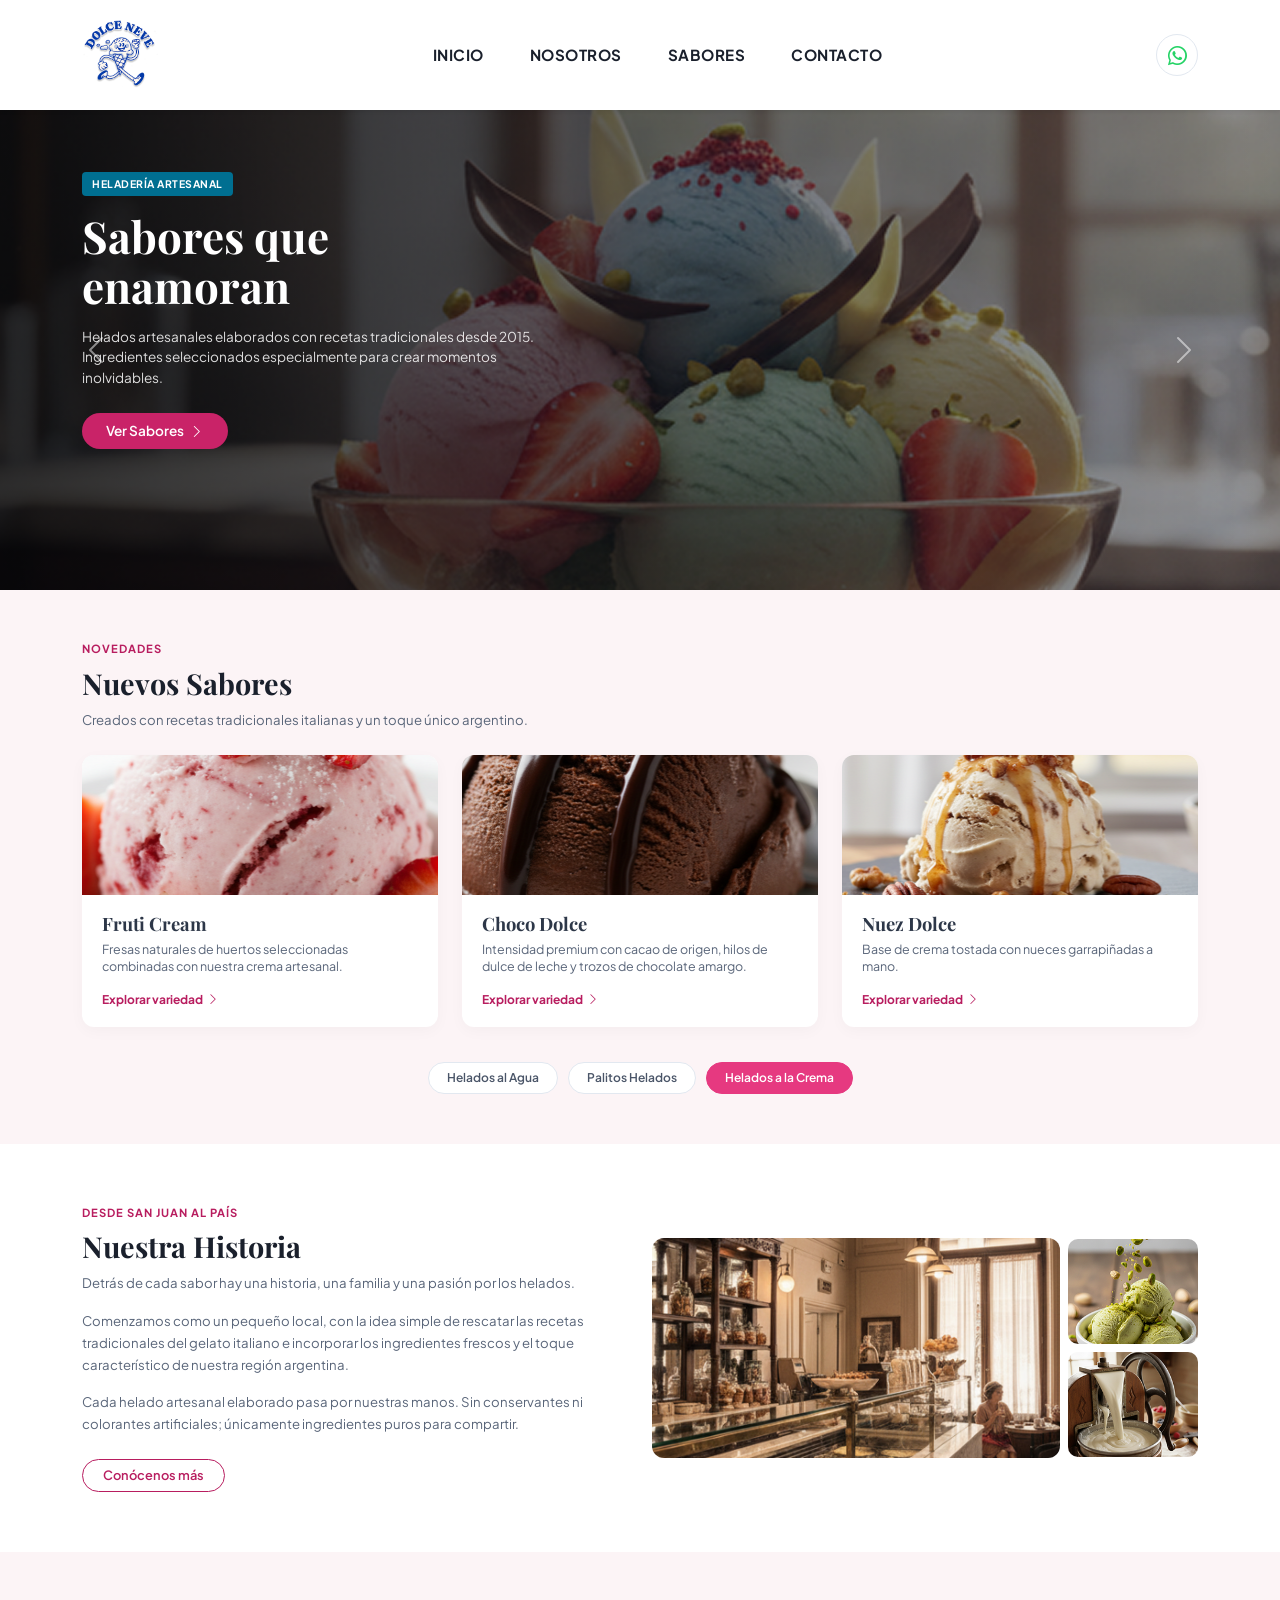
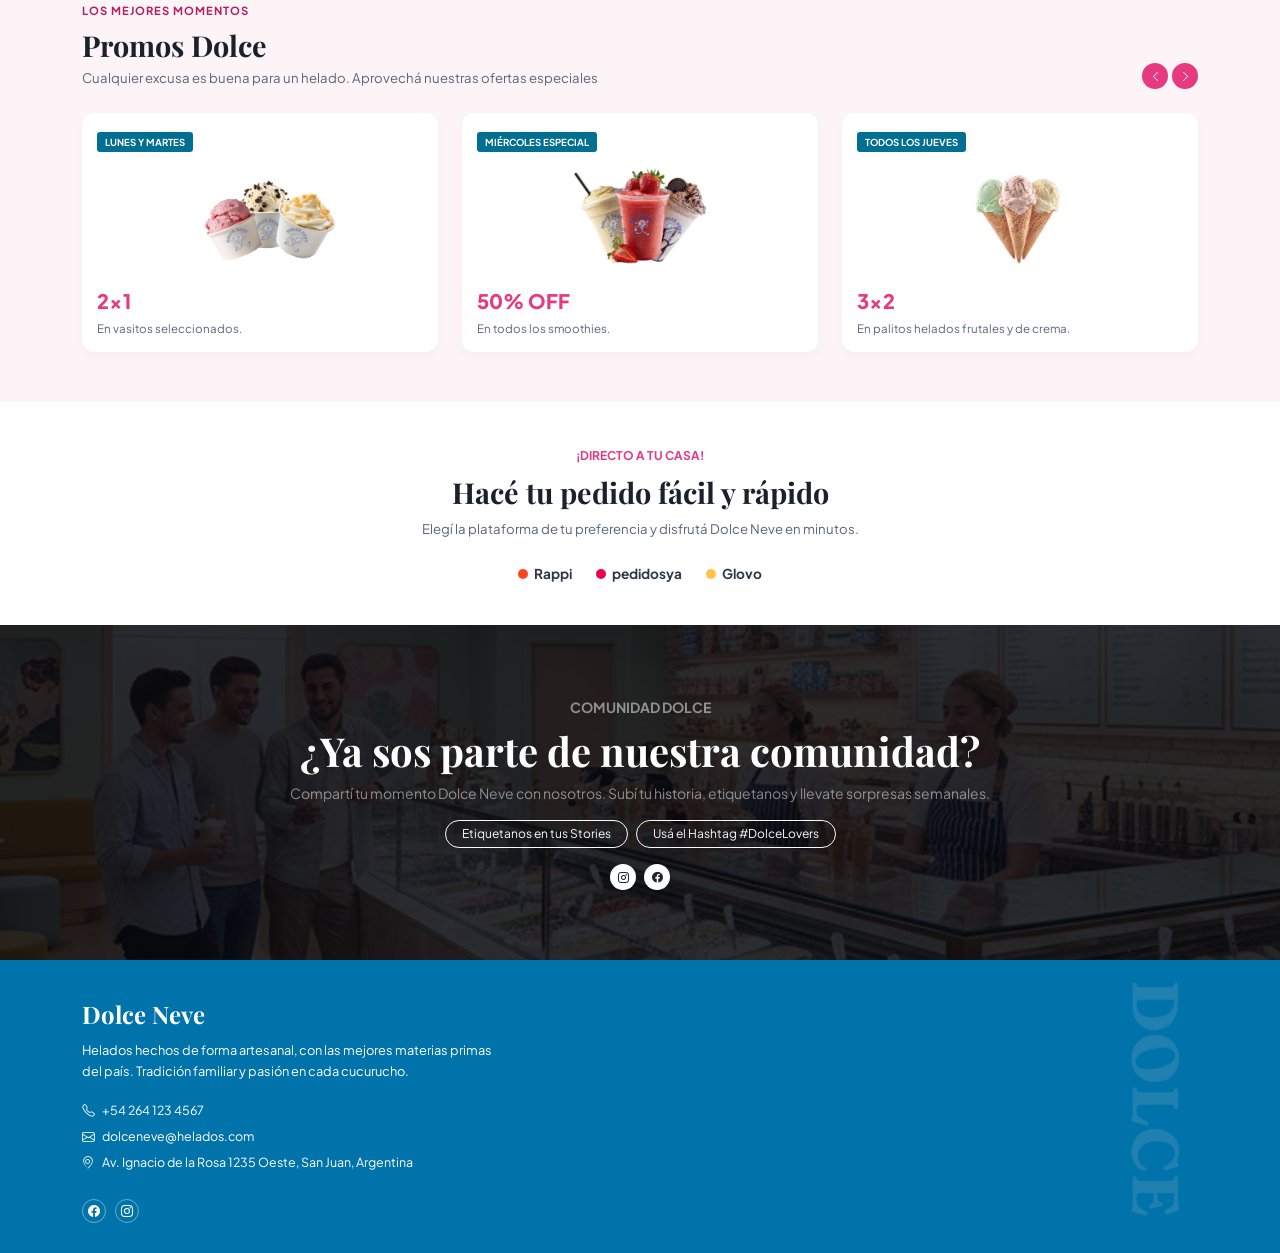
<file: index.html>
<!DOCTYPE html>
<html lang="es">
<head>
  <meta charset="UTF-8">
  <meta name="viewport" content="width=device-width, initial-scale=1.0">
  <title>Dolce Neve - Heladería Artesanal</title>
   
  <link href="https://cdn.jsdelivr.net/npm/bootstrap@5.3.2/dist/css/bootstrap.min.css" rel="stylesheet">
  <link rel="stylesheet" href="https://cdn.jsdelivr.net/npm/bootstrap-icons@1.11.1/font/bootstrap-icons.css">
  <link rel="preconnect" href="https://fonts.googleapis.com">
  <link rel="preconnect" href="https://fonts.gstatic.com" crossorigin>
  <link href="https://fonts.googleapis.com/css2?family=Playfair+Display:ital,wght@0,600;0,700;1,400&family=Plus+Jakarta+Sans:wght@400;500;600;700&display=swap" rel="stylesheet">
  
  <link rel="stylesheet" href="styles.css">
</head>
<body>

 <header class="sticky-top bg-white shadow-sm">
  <div class="container">
    <nav class="navbar navbar-expand-lg navbar-light">
      <div class="container-fluid px-0">

        <a class="navbar-brand me-auto" href="index.html">
          <img src="logox.png" alt="Dolce Neve Logo">
        </a>

        <button class="navbar-toggler btn-menu-icon"
          type="button"
          data-bs-toggle="collapse"
          data-bs-target="#navbarNav"
          aria-controls="navbarNav"
          aria-expanded="false"
          aria-label="Abrir menú">
          <i class="bi bi-list"></i>
        </button>

        <div class="collapse navbar-collapse justify-content-center"
          id="navbarNav">

          <ul class="navbar-nav">

            <li class="nav-item">
              <a class="nav-link" href="index.html">INICIO</a>
            </li>

            <li class="nav-item">
              <a class="nav-link" href="nosotros.html">NOSOTROS</a>
            </li>

            <li class="nav-item">
              <a class="nav-link" href="sabores.html">SABORES</a>
            </li>

            <li class="nav-item">
              <a class="nav-link" href="contacto.html">CONTACTO</a>
            </li>

          </ul>
        </div>

        <div class="d-none d-lg-flex align-items-center gap-2">
          <a href="https://wa.me/5492646230093"
            class="btn-whatsapp"
            title="WhatsApp"
            target="_blank">
            <i class="bi bi-whatsapp"></i>
          </a>
        </div>

      </div>
    </nav>
  </div>
</header>
  
  <div class="offcanvas offcanvas-end" tabindex="-1" id="menuGustos" aria-labelledby="menuGustosLabel">
    <div class="offcanvas-header border-bottom">
      <h5 class="offcanvas-title font-serif text-dn-pink fw-bold mb-0" id="menuGustosLabel">
        <i class="bi bi-ice-cream me-2"></i>Nuestros Gustos
      </h5>
      <button type="button" class="btn-close" data-bs-dismiss="offcanvas" aria-label="Close"></button>
    </div>
    <div class="offcanvas-body">
      <p class="small text-muted mb-3">Selecciona una categoría para explorar nuestra variedad artesanal:</p>

      <div class="accordion accordion-flush" id="accordionGustos">
        <div class="accordion-item">
          <h2 class="accordion-header">
            <button class="accordion-button fw-semibold" type="button" data-bs-toggle="collapse" data-bs-target="#cremasCollapse">
              <i class="bi bi-heart-fill me-2 text-dn-pink"></i> Cremas Tradicionales
            </button>
          </h2>
          <div id="cremasCollapse" class="accordion-collapse collapse show" data-bs-parent="#accordionGustos">
            <div class="accordion-body">
              <ul class="list-group list-group-flush small">
                <li class="list-group-item d-flex justify-content-between align-items-center bg-transparent px-0">
                  <span>Americana</span>
                  <span class="badge bg-light text-muted">Clásico</span>
                </li>
                <li class="list-group-item d-flex justify-content-between align-items-center bg-transparent px-0">
                  <span>Fruti Cream</span>
                  <span class="badge bg-danger-subtle text-danger">Nuevo</span>
                </li>
                <li class="list-group-item d-flex justify-content-between align-items-center bg-transparent px-0">
                  <span>Nuez Dolce</span>
                  <span class="badge bg-light text-muted">Especial</span>
                </li>
                <li class="list-group-item d-flex justify-content-between align-items-center bg-transparent px-0">
                  <span>Bare Vanilla</span>
                </li>
                <li class="list-group-item d-flex justify-content-between align-items-center bg-transparent px-0">
                  <span>Menta Granizada</span>
                </li>
                <li class="list-group-item d-flex justify-content-between align-items-center bg-transparent px-0">
                  <span>Sambayón</span>
                </li>
              </ul>
            </div>
          </div>
        </div>

        <div class="accordion-item">
          <h2 class="accordion-header">
            <button class="accordion-button collapsed fw-semibold" type="button" data-bs-toggle="collapse" data-bs-target="#chocoCollapse">
              <i class="bi bi-box-seam-fill me-2 text-dn-pink"></i> Chocolates
            </button>
          </h2>
          <div id="chocoCollapse" class="accordion-collapse collapse" data-bs-parent="#accordionGustos">
            <div class="accordion-body">
              <ul class="list-group list-group-flush small">
                <li class="list-group-item d-flex justify-content-between align-items-center bg-transparent px-0">
                  <span>Choco Dolce</span>
                  <span class="badge bg-danger-subtle text-danger">Recomendado</span>
                </li>
                <li class="list-group-item d-flex justify-content-between align-items-center bg-transparent px-0">
                  <span>Chocolate Amargo 70%</span>
                </li>
                <li class="list-group-item d-flex justify-content-between align-items-center bg-transparent px-0">
                  <span>Chocolate con Almendras</span>
                </li>
                <li class="list-group-item d-flex justify-content-between align-items-center bg-transparent px-0">
                  <span>Chocolate Blanco Marroc</span>
                </li>
                <li class="list-group-item d-flex justify-content-between align-items-center bg-transparent px-0">
                  <span>Chocolate Suizo</span>
                </li>
              </ul>
            </div>
          </div>
        </div>

        <div class="accordion-item">
          <h2 class="accordion-header">
            <button class="accordion-button collapsed fw-semibold" type="button" data-bs-toggle="collapse" data-bs-target="#ddlCollapse">
              <i class="bi bi-star-fill me-2 text-dn-pink"></i> Dulces de Leche
            </button>
          </h2>
          <div id="ddlCollapse" class="accordion-collapse collapse" data-bs-parent="#accordionGustos">
            <div class="accordion-body">
              <ul class="list-group list-group-flush small">
                <li class="list-group-item d-flex justify-content-between align-items-center bg-transparent px-0">
                  <span>Dulce de Leche Tradicional</span>
                </li>
                <li class="list-group-item d-flex justify-content-between align-items-center bg-transparent px-0">
                  <span>Dulce de Leche Granizado</span>
                  <span class="badge bg-light text-muted">Favorito</span>
                </li>
                <li class="list-group-item d-flex justify-content-between align-items-center bg-transparent px-0">
                  <span>Dulce de Leche Super Dolce (con Nuez)</span>
                </li>
                <li class="list-group-item d-flex justify-content-between align-items-center bg-transparent px-0">
                  <span>Dulce de Leche con Brownie</span>
                </li>
              </ul>
            </div>
          </div>
        </div>

        <div class="accordion-item">
          <h2 class="accordion-header">
            <button class="accordion-button collapsed fw-semibold" type="button" data-bs-toggle="collapse" data-bs-target="#frutalesCollapse">
              <i class="bi bi-droplet-fill me-2 text-dn-pink"></i> Frutales al Agua
            </button>
          </h2>
          <div id="frutalesCollapse" class="accordion-collapse collapse" data-bs-parent="#accordionGustos">
            <div class="accordion-body">
              <ul class="list-group list-group-flush small">
                <li class="list-group-item d-flex justify-content-between align-items-center bg-transparent px-0">
                  <span>Limón Natural Sanjuanino</span>
                </li>
                <li class="list-group-item d-flex justify-content-between align-items-center bg-transparent px-0">
                  <span>Frutilla al Agua</span>
                </li>
                <li class="list-group-item d-flex justify-content-between align-items-center bg-transparent px-0">
                  <span>Maracuyá Tropical</span>
                </li>
                <li class="list-group-item d-flex justify-content-between align-items-center bg-transparent px-0">
                  <span>Ananá e Higo</span>
                </li>
              </ul>
            </div>
          </div>
        </div>
      </div>

      <div class="mt-4 p-3 bg-pink-section rounded-3 text-center">
        <p class="small fw-semibold text-dark mb-2">¿Querés pedir tus sabores favoritos?</p>
        <a href="contacto.html" class="btn btn-dn-pink w-100 btn-sm">Hacer Pedido Online</a>
      </div>
    </div>
  </div>

  <section class="hero-section">
    <div id="heroCarousel" class="carousel slide" data-bs-ride="carousel">
      <div class="carousel-inner">
        <div class="carousel-item active">
          <div class="hero-slide" style="background-image: url(head.png);">
            <div class="hero-overlay"></div>
            <div class="container h-100">
              <div class="row align-items-center h-100">
                <div class="col-lg-6">
                  <div class="hero-content">
                    <span class="hero-badge">HELADERÍA ARTESANAL</span>
                    <h1 class="hero-title">Sabores que enamoran</h1>
                    <p class="hero-text">
                      Helados artesanales elaborados con recetas tradicionales desde 2015. Ingredientes seleccionados especialmente para crear momentos inolvidables.
                    </p>
                    <a href="sabores.html" class="btn btn-dn-pink">
                      Ver Sabores <i class="bi bi-chevron-right ms-1"></i>
                    </a>
                  </div>
                </div>
              </div>
            </div>
          </div>
        </div>
        
        <div class="carousel-item">
          <div class="hero-slide" style="background-image: url('historia.png');">
            <div class="hero-overlay"></div>
            <div class="container h-100">
              <div class="row align-items-center h-100">
                <div class="col-lg-6">
                  <div class="hero-content">
                    <span class="hero-badge">TRADICIÓN E INNOVACIÓN</span>
                    <h1 class="hero-title">Nuestra Pasión Artesanal</h1>
                    <p class="hero-text">
                      Cada sabor es preparado minuciosamente para brindarte la mejor experiencia heladera en San Juan.
                    </p>
                    <a href="#historia" class="btn btn-dn-pink">
                      Conoce Más <i class="bi bi-chevron-right ms-1"></i>
                    </a>
                  </div>
                </div>
              </div>
            </div>
          </div>
        </div>
      </div>

      <button class="carousel-control-prev" type="button" data-bs-target="#heroCarousel" data-bs-slide="prev">
        <span class="carousel-control-prev-icon" aria-hidden="true"></span>
        <span class="visually-hidden">Anterior</span>
      </button>
      <button class="carousel-control-next" type="button" data-bs-target="#heroCarousel" data-bs-slide="next">
        <span class="carousel-control-next-icon" aria-hidden="true"></span>
        <span class="visually-hidden">Siguiente</span>
      </button>
    </div>
  </section>
  
  <section id="novedades" class="bg-pink-section">
    <div class="container">
      <div class="mb-4">
        <span class="section-subtitle-tag">NOVEDADES</span>
        <h2 class="section-title">Nuevos Sabores</h2>
        <p class="section-desc">
          Creados con recetas tradicionales italianas y un toque único argentino.
        </p>
      </div>

      <div class="row g-4">
        <div class="col-md-4">
          <div class="card-sabor">
            <div class="card-sabor-img-wrapper">
              <img src="fruti.png" alt="Fruti Cream">
            </div>
            <div class="card-sabor-body">
              <h3 class="card-sabor-title">Fruti Cream</h3>
              <p class="card-sabor-text">
                Fresas naturales de huertos seleccionadas combinadas con nuestra crema artesanal.
              </p>
              <a href="sabores.html" class="link-explorar">
                Explorar variedad <i class="bi bi-chevron-right"></i>
              </a>
            </div>
          </div>
        </div>

        <div class="col-md-4">
          <div class="card-sabor">
            <div class="card-sabor-img-wrapper">
              <img src="choco.png" alt="Choco Dolce">
            </div>
            <div class="card-sabor-body">
              <h3 class="card-sabor-title">Choco Dolce</h3>
              <p class="card-sabor-text">
                Intensidad premium con cacao de origen, hilos de dulce de leche y trozos de chocolate amargo.
              </p>
              <a href="sabores.html" class="link-explorar">
                Explorar variedad <i class="bi bi-chevron-right"></i>
              </a>
            </div>
          </div>
        </div>

        <div class="col-md-4">
          <div class="card-sabor">
            <div class="card-sabor-img-wrapper">
              <img src="nuez.png" alt="Nuez Dolce">
            </div>
            <div class="card-sabor-body">
              <h3 class="card-sabor-title">Nuez Dolce</h3>
              <p class="card-sabor-text">
                Base de crema tostada con nueces garrapiñadas a mano.
              </p>
              <a href="sabores.html" class="link-explorar">
                Explorar variedad <i class="bi bi-chevron-right"></i>
              </a>
            </div>
          </div>
        </div>
      </div>

      <div class="filter-pills">
        <button class="btn btn-pill-custom">Helados al Agua</button>
        <button class="btn btn-pill-custom">Palitos Helados</button>
        <button class="btn btn-pill-custom active">Helados a la Crema</button>
      </div>
    </div>
  </section>

  <section id="historia" class="history-section">
    <div class="container">
      <div class="row align-items-center g-4">
        <div class="col-lg-6">
          <span class="section-subtitle-tag">DESDE SAN JUAN AL PAÍS</span>
          <h2 class="section-title">Nuestra Historia</h2>
          <p class="section-desc mb-3">
            Detrás de cada sabor hay una historia, una familia y una pasión por los helados.
          </p>
          <p class="section-desc mb-3">
            Comenzamos como un pequeño local, con la idea simple de rescatar las recetas tradicionales del gelato italiano e incorporar los ingredientes frescos y el toque característico de nuestra región argentina.
          </p>
          <p class="section-desc mb-4">
            Cada helado artesanal elaborado pasa por nuestras manos. Sin conservantes ni colorantes artificiales; únicamente ingredientes puros para compartir.
          </p>
          <a href="nosotros.html" class="btn-outline-dn">
            Conócenos más
          </a>
        </div>

        <div class="col-lg-6">
          <div class="row g-2 align-items-center">
            <div class="col-9">
              <img src="historia.png" alt="Local Historia Dolce Neve" class="history-img-main">
            </div>
            <div class="col-3 d-flex flex-column gap-2">
              <img src="helado verde.jpg" alt="Proceso 1" class="history-img-thumb">
              <img src="yogurt.jpg" alt="Proceso 2" class="history-img-thumb">
            </div>
          </div>
        </div>
      </div>
    </div>
  </section>

  <section id="sabores" class="bg-pink-section">
    <div class="container">
      <div class="d-flex justify-content-between align-items-end mb-4">
        <div>
          <span class="section-subtitle-tag">LOS MEJORES MOMENTOS</span>
          <h2 class="section-title mb-0">Promos Dolce</h2>
<p class="section-desc mb-0 mt-1">Cualquier excusa es buena para un helado. Aprovechá nuestras ofertas especiales</p>
</div>
<div class="d-flex gap-1">
  <button class="btn-circle-nav"><i class="bi bi-chevron-left"></i></button>
  <button class="btn-circle-nav"><i class="bi bi-chevron-right"></i></button>
</div>
</div>

<div class="row g-4">
  <div class="col-md-4">
    <div class="card-promo" onclick="window.location.href='contacto.html'" style="cursor: pointer;">
      <span class="promo-badge">LUNES Y MARTES</span>
      <img src="vaso.png" alt="Promo 2x1" class="card-promo-img">
      <div class="promo-val">2x1</div>
      <p class="promo-desc">En vasitos seleccionados.</p>
    </div>
  </div>

  <div class="col-md-4">
    <div class="card-promo" onclick="window.location.href='contacto.html'" style="cursor: pointer;">
      <span class="promo-badge">MIÉRCOLES ESPECIAL</span>
      <img src="lic.png" alt="Promo 50% OFF" class="card-promo-img">
      <div class="promo-val">50% OFF</div>
      <p class="promo-desc">En todos los smoothies.</p>
    </div>
  </div>

  <div class="col-md-4">
    <div class="card-promo" onclick="window.location.href='contacto.html'" style="cursor: pointer;">
      <span class="promo-badge">TODOS LOS JUEVES</span>
      <img src="cono.png" alt="Promo 3x2" class="card-promo-img">
      <div class="promo-val">3x2</div>
      <p class="promo-desc">En palitos helados frutales y de crema.</p>
    </div>
  </div>
</div>
</div>
</section>

  <section class="delivery-section">
    <div class="container">
      <span class="delivery-badge">¡DIRECTO A TU CASA!</span>
      <h3 class="section-title my-2">Hacé tu pedido fácil y rápido</h3>
      <p class="section-desc mb-4">Elegí la plataforma de tu preferencia y disfrutá Dolce Neve en minutos.</p>
      
      <div class="d-flex justify-content-center align-items-center gap-4 flex-wrap">
        <div class="delivery-logo-item">
          <span class="dot-rappi"></span> Rappi
        </div>
        <div class="delivery-logo-item">
          <span class="dot-pedidos"></span> pedidosya
        </div>
        <div class="delivery-logo-item">
          <span class="dot-glovo"></span> Glovo
        </div>
      </div>
    </div>
  </section>

  <section class="community-banner" style="background-image: url('comunidad.png');">
    <div class="community-overlay"></div>
    <div class="container community-content">
      <span class="text-uppercase fw-bold text-white-50 small tracking-wider">COMUNIDAD DOLCE</span>
      <h2 class="display-6 fw-bold my-2 font-serif">¿Ya sos parte de nuestra comunidad?</h2>
      <p class="small text-white-50 max-w-lg mx-auto mb-3">
        Compartí tu momento Dolce Neve con nosotros. Subí tu historia, etiquetanos y llevate sorpresas semanales.
      </p>
      <div class="d-flex justify-content-center gap-2 mb-3">
        <a href="#" class="btn btn-sm btn-outline-light rounded-pill px-3" style="font-size: 0.75rem;">Etiquetanos en tus Stories</a>
        <a href="#" class="btn btn-sm btn-outline-light rounded-pill px-3" style="font-size: 0.75rem;">Usá el Hashtag #DolceLovers</a>
      </div>
      <div class="d-flex justify-content-center gap-2">
        <a href="#" class="btn-circle-nav bg-white text-dark"><i class="bi bi-instagram"></i></a>
        <a href="#" class="btn-circle-nav bg-white text-dark"><i class="bi bi-facebook"></i></a>
      </div>
    </div>
  </section>

  <footer class="footer-custom">
    <img src="dolcex.png" alt="Dolce Watermark" class="footer-watermark">

    <div class="container">
      <div class="row">
        <div class="col-lg-6">
          <h4 class="footer-title">Dolce Neve</h4>
          <p class="footer-text">
            Helados hechos de forma artesanal, con las mejores materias primas del país. Tradición familiar y pasión en cada cucurucho.
          </p>
          
          <div class="footer-info-item">
            <i class="bi bi-telephone"></i> +54 264 123 4567
          </div>
          <div class="footer-info-item">
            <i class="bi bi-envelope"></i> dolceneve@helados.com
          </div>
          <div class="footer-info-item">
            <i class="bi bi-geo-alt"></i> Av. Ignacio de la Rosa 1235 Oeste, San Juan, Argentina
          </div>

          <div class="mt-4">
            <a href="#" class="footer-social-icon"><i class="bi bi-facebook"></i></a>
            <a href="#" class="footer-social-icon"><i class="bi bi-instagram"></i></a>
          </div>
        </div>
      </div>
    </div>
  </footer>

  <script src="https://cdn.jsdelivr.net/npm/bootstrap@5.3.2/dist/js/bootstrap.bundle.min.js"></script>
  <script src="script.js"></script>
</body>
</html>
</file>
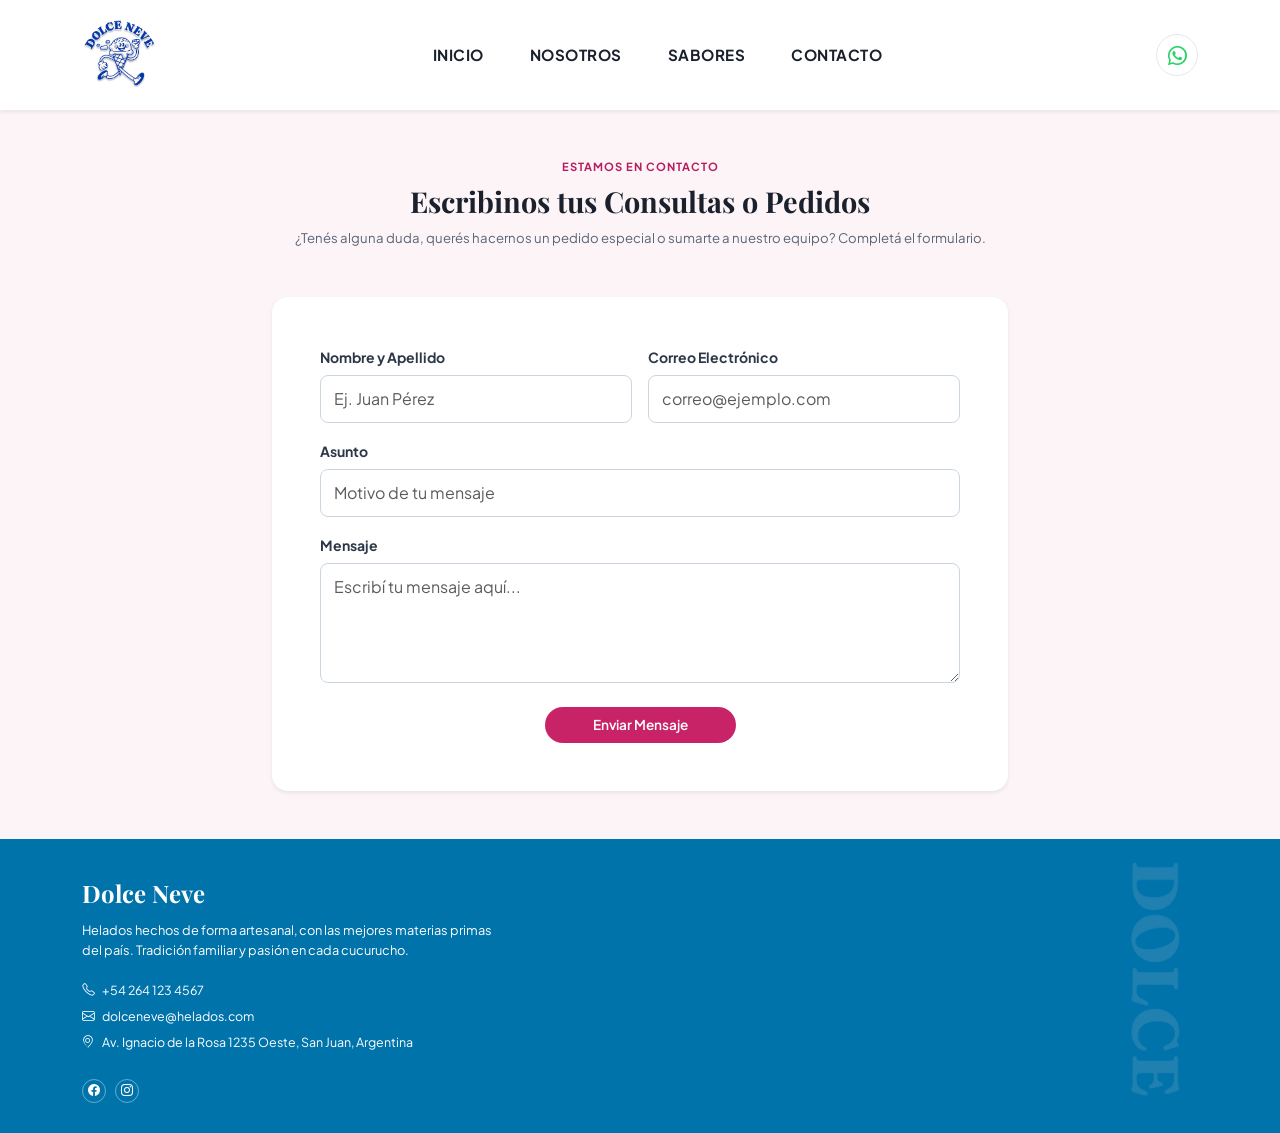
<file: contacto.html>
<!DOCTYPE html>
<html lang="es">
<head>
  <meta charset="UTF-8">
  <meta name="viewport" content="width=device-width, initial-scale=1.0">
  <title>Contacto - Dolce Neve</title>

  
  <link href="https://cdn.jsdelivr.net/npm/bootstrap@5.3.2/dist/css/bootstrap.min.css" rel="stylesheet">
  
  <link rel="stylesheet" href="https://cdn.jsdelivr.net/npm/bootstrap-icons@1.11.1/font/bootstrap-icons.css">
  
  <link rel="preconnect" href="https://fonts.googleapis.com">
  <link rel="preconnect" href="https://fonts.gstatic.com" crossorigin>
  <link href="https://fonts.googleapis.com/css2?family=Playfair+Display:ital,wght@0,600;0,700;1,400&family=Plus+Jakarta+Sans:wght@400;500;600;700&display=swap" rel="stylesheet">
  
  
  <link rel="stylesheet" href="styles.css">
</head>
<body>

  
  <header class="sticky-top bg-white shadow-sm">
  <div class="container">
    <nav class="navbar navbar-expand-lg navbar-light">
      <div class="container-fluid px-0">

        <a class="navbar-brand me-auto" href="index.html">
          <img src="logox.png" alt="Dolce Neve Logo">
        </a>

        <button class="navbar-toggler btn-menu-icon"
          type="button"
          data-bs-toggle="collapse"
          data-bs-target="#navbarNav"
          aria-controls="navbarNav"
          aria-expanded="false"
          aria-label="Abrir menú">
          <i class="bi bi-list"></i>
        </button>

        <div class="collapse navbar-collapse justify-content-center"
          id="navbarNav">

          <ul class="navbar-nav">

            <li class="nav-item">
              <a class="nav-link" href="index.html">INICIO</a>
            </li>

            <li class="nav-item">
              <a class="nav-link" href="nosotros.html">NOSOTROS</a>
            </li>

            <li class="nav-item">
              <a class="nav-link" href="sabores.html">SABORES</a>
            </li>

            <li class="nav-item">
              <a class="nav-link" href="contacto.html">CONTACTO</a>
            </li>

          </ul>
        </div>

        <div class="d-none d-lg-flex align-items-center gap-2">
          <a href="https://wa.me/5492646230093"
            class="btn-whatsapp"
            title="WhatsApp"
            target="_blank">
            <i class="bi bi-whatsapp"></i>
          </a>
        </div>

      </div>
    </nav>
  </div>
</header>
  
  <div class="offcanvas offcanvas-end" tabindex="-1" id="menuGustos" aria-labelledby="menuGustosLabel">
    <div class="offcanvas-header border-bottom">
      <h5 class="offcanvas-title font-serif text-dn-pink fw-bold mb-0" id="menuGustosLabel">
        <i class="bi bi-ice-cream me-2"></i>Nuestros Gustos
      </h5>
      <button type="button" class="btn-close" data-bs-dismiss="offcanvas" aria-label="Close"></button>
    </div>
    <div class="offcanvas-body">
      <p class="small text-muted mb-3">Selecciona una categoría para explorar nuestra variedad artesanal:</p>

      <div class="accordion accordion-flush" id="accordionGustos">
        <div class="accordion-item">
          <h2 class="accordion-header">
            <button class="accordion-button fw-semibold" type="button" data-bs-toggle="collapse" data-bs-target="#cremasCollapse">
              <i class="bi bi-heart-fill me-2 text-dn-pink"></i> Cremas Tradicionales
            </button>
          </h2>
          <div id="cremasCollapse" class="accordion-collapse collapse show" data-bs-parent="#accordionGustos">
            <div class="accordion-body">
              <ul class="list-group list-group-flush small">
                <li class="list-group-item d-flex justify-content-between align-items-center bg-transparent px-0"><span>Americana</span><span class="badge bg-light text-muted">Clásico</span></li>
                <li class="list-group-item d-flex justify-content-between align-items-center bg-transparent px-0"><span>Fruti Cream</span><span class="badge bg-danger-subtle text-danger">Nuevo</span></li>
                <li class="list-group-item d-flex justify-content-between align-items-center bg-transparent px-0"><span>Nuez Dolce</span><span class="badge bg-light text-muted">Especial</span></li>
                <li class="list-group-item d-flex justify-content-between align-items-center bg-transparent px-0"><span>Bare Vanilla</span></li>
                <li class="list-group-item d-flex justify-content-between align-items-center bg-transparent px-0"><span>Menta Granizada</span></li>
                <li class="list-group-item d-flex justify-content-between align-items-center bg-transparent px-0"><span>Sambayón</span></li>
              </ul>
            </div>
          </div>
        </div>

        <div class="accordion-item">
          <h2 class="accordion-header">
            <button class="accordion-button collapsed fw-semibold" type="button" data-bs-toggle="collapse" data-bs-target="#chocoCollapse">
              <i class="bi bi-box-seam-fill me-2 text-dn-pink"></i> Chocolates
            </button>
          </h2>
          <div id="chocoCollapse" class="accordion-collapse collapse" data-bs-parent="#accordionGustos">
            <div class="accordion-body">
              <ul class="list-group list-group-flush small">
                <li class="list-group-item d-flex justify-content-between align-items-center bg-transparent px-0"><span>Choco Dolce</span><span class="badge bg-danger-subtle text-danger">Recomendado</span></li>
                <li class="list-group-item d-flex justify-content-between align-items-center bg-transparent px-0"><span>Chocolate Amargo 70%</span></li>
                <li class="list-group-item d-flex justify-content-between align-items-center bg-transparent px-0"><span>Chocolate con Almendras</span></li>
                <li class="list-group-item d-flex justify-content-between align-items-center bg-transparent px-0"><span>Chocolate Blanco Marroc</span></li>
                <li class="list-group-item d-flex justify-content-between align-items-center bg-transparent px-0"><span>Chocolate Suizo</span></li>
              </ul>
            </div>
          </div>
        </div>

        <div class="accordion-item">
          <h2 class="accordion-header">
            <button class="accordion-button collapsed fw-semibold" type="button" data-bs-toggle="collapse" data-bs-target="#ddlCollapse">
              <i class="bi bi-star-fill me-2 text-dn-pink"></i> Dulces de Leche
            </button>
          </h2>
          <div id="ddlCollapse" class="accordion-collapse collapse" data-bs-parent="#accordionGustos">
            <div class="accordion-body">
              <ul class="list-group list-group-flush small">
                <li class="list-group-item d-flex justify-content-between align-items-center bg-transparent px-0"><span>Dulce de Leche Tradicional</span></li>
                <li class="list-group-item d-flex justify-content-between align-items-center bg-transparent px-0"><span>Dulce de Leche Granizado</span><span class="badge bg-light text-muted">Favorito</span></li>
                <li class="list-group-item d-flex justify-content-between align-items-center bg-transparent px-0"><span>Dulce de Leche Super Dolce (con Nuez)</span></li>
                <li class="list-group-item d-flex justify-content-between align-items-center bg-transparent px-0"><span>Dulce de Leche con Brownie</span></li>
              </ul>
            </div>
          </div>
        </div>

        <div class="accordion-item">
          <h2 class="accordion-header">
            <button class="accordion-button collapsed fw-semibold" type="button" data-bs-toggle="collapse" data-bs-target="#frutalesCollapse">
              <i class="bi bi-droplet-fill me-2 text-dn-pink"></i> Frutales al Agua
            </button>
          </h2>
          <div id="frutalesCollapse" class="accordion-collapse collapse" data-bs-parent="#accordionGustos">
            <div class="accordion-body">
              <ul class="list-group list-group-flush small">
                <li class="list-group-item d-flex justify-content-between align-items-center bg-transparent px-0"><span>Limón Natural Sanjuanino</span></li>
                <li class="list-group-item d-flex justify-content-between align-items-center bg-transparent px-0"><span>Frutilla al Agua</span></li>
                <li class="list-group-item d-flex justify-content-between align-items-center bg-transparent px-0"><span>Maracuyá Tropical</span></li>
                <li class="list-group-item d-flex justify-content-between align-items-center bg-transparent px-0"><span>Ananá e Higo</span></li>
              </ul>
            </div>
          </div>
        </div>
      </div>

      <div class="mt-4 p-3 bg-pink-section rounded-3 text-center">
        <p class="small fw-semibold text-dark mb-2">¿Querés volver al inicio?</p>
        <a href="index.html" class="btn btn-dn-pink w-100 btn-sm">Ir al Inicio</a>
      </div>
    </div>
  </div>

  
  <section class="py-5 bg-pink-section">
    <div class="container">
      <div class="row justify-content-center">
        <div class="col-lg-8">
          <div class="text-center mb-5">
            <span class="section-subtitle-tag">ESTAMOS EN CONTACTO</span>
            <h1 class="section-title display-5">Escribinos tus Consultas o Pedidos</h1>
            <p class="section-desc">¿Tenés alguna duda, querés hacernos un pedido especial o sumarte a nuestro equipo? Completá el formulario.</p>
          </div>

          <div class="card border-0 shadow-sm p-4 p-md-5 rounded-4 bg-white">
            <form>
              <div class="row g-3">
                <div class="col-md-6">
                  <label for="nombre" class="form-label fw-bold small">Nombre y Apellido</label>
                  <input type="text" class="form-control" id="nombre" placeholder="Ej. Juan Pérez" required>
                </div>
                <div class="col-md-6">
                  <label for="email" class="form-label fw-bold small">Correo Electrónico</label>
                  <input type="email" class="form-control" id="email" placeholder="correo@ejemplo.com" required>
                </div>
                <div class="col-md-12">
                  <label for="asunto" class="form-label fw-bold small">Asunto</label>
                  <input type="text" class="form-control" id="asunto" placeholder="Motivo de tu mensaje">
                </div>
                <div class="col-md-12">
                  <label for="mensaje" class="form-label fw-bold small">Mensaje</label>
                  <textarea class="form-control" id="mensaje" rows="4" placeholder="Escribí tu mensaje aquí..." required></textarea>
                </div>
                <div class="col-md-12 text-center mt-4">
                  <button type="submit" class="btn btn-dn-pink px-5 py-2">Enviar Mensaje</button>
                </div>
              </div>
            </form>
          </div>

        </div>
      </div>
    </div>
  </section>

  <footer class="footer-custom">
    <img src="dolcex.png" alt="Dolce Watermark" class="footer-watermark">

    <div class="container">
      <div class="row">
        <div class="col-lg-6">
          <h4 class="footer-title">Dolce Neve</h4>
          <p class="footer-text">
            Helados hechos de forma artesanal, con las mejores materias primas del país. Tradición familiar y pasión en cada cucurucho.
          </p>
          
          <div class="footer-info-item">
            <i class="bi bi-telephone"></i> +54 264 123 4567
          </div>
          <div class="footer-info-item">
            <i class="bi bi-envelope"></i> dolceneve@helados.com
          </div>
          <div class="footer-info-item">
            <i class="bi bi-geo-alt"></i> Av. Ignacio de la Rosa 1235 Oeste, San Juan, Argentina
          </div>

          <div class="mt-4">
            <a href="#" class="footer-social-icon"><i class="bi bi-facebook"></i></a>
            <a href="#" class="footer-social-icon"><i class="bi bi-instagram"></i></a>
          </div>
        </div>
      </div>
    </div>
  </footer>

  
  <script src="https://cdn.jsdelivr.net/npm/bootstrap@5.3.2/dist/js/bootstrap.bundle.min.js"></script>

  <script src="script.js"></script>
</body>
</html>
</file>
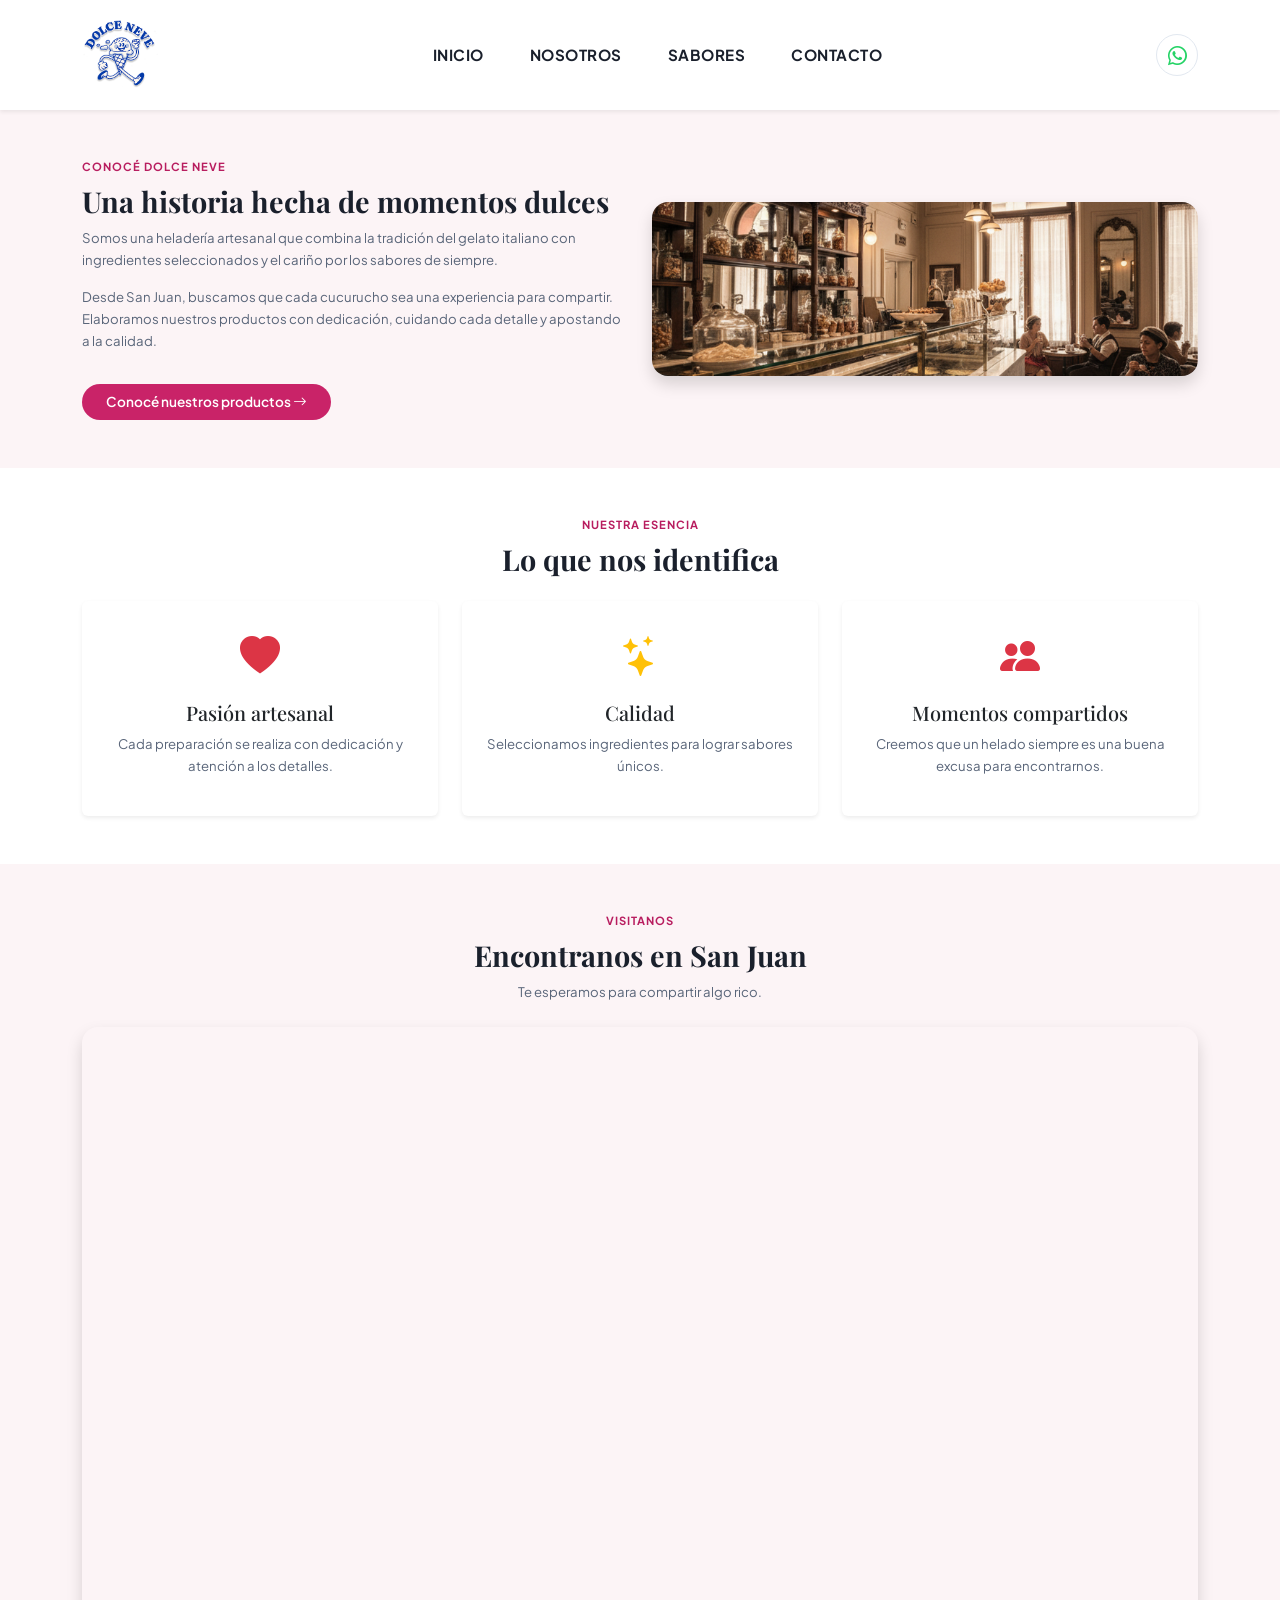
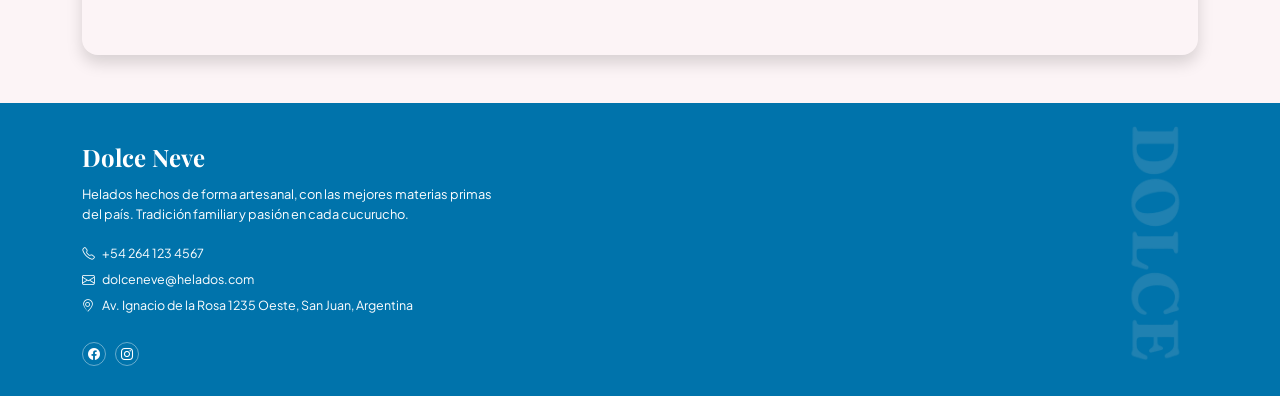
<file: nosotros.html>
<!DOCTYPE html>
<html lang="es">
<head>
  <meta charset="UTF-8">
  <meta name="viewport" content="width=device-width, initial-scale=1.0">
  <title>Nosotros - Dolce Neve</title>

  <link rel="icon" type="image/png" href="logox.png">
  <link href="https://cdn.jsdelivr.net/npm/bootstrap@5.3.2/dist/css/bootstrap.min.css" rel="stylesheet">
  <link rel="stylesheet" href="https://cdn.jsdelivr.net/npm/bootstrap-icons@1.11.1/font/bootstrap-icons.css">

  <link rel="preconnect" href="https://fonts.googleapis.com">
  <link rel="preconnect" href="https://fonts.gstatic.com" crossorigin>
  <link href="https://fonts.googleapis.com/css2?family=Playfair+Display:ital,wght@0,600;0,700;1,400&family=Plus+Jakarta+Sans:wght@400;500;600;700&display=swap" rel="stylesheet">

  <link rel="stylesheet" href="styles.css">
</head>

<body>

<header class="sticky-top bg-white shadow-sm">
  <div class="container">
    <nav class="navbar navbar-expand-lg navbar-light">
      <div class="container-fluid px-0">

        <a class="navbar-brand me-auto" href="index.html">
          <img src="logox.png" alt="Dolce Neve Logo">
        </a>

        <button class="navbar-toggler btn-menu-icon" type="button"
          data-bs-toggle="collapse" data-bs-target="#navbarNav"
          aria-controls="navbarNav" aria-expanded="false"
          aria-label="Abrir menú">
          <i class="bi bi-list"></i>
        </button>

        <div class="collapse navbar-collapse justify-content-center" id="navbarNav">
          <ul class="navbar-nav">
            <li class="nav-item">
              <a class="nav-link" href="index.html">INICIO</a>
            </li>
            <li class="nav-item">
              <a class="nav-link active" href="nosotros.html">NOSOTROS</a>
            </li>
            <li class="nav-item">
              <a class="nav-link" href="sabores.html">SABORES</a>
            </li>
            <li class="nav-item">
              <a class="nav-link" href="contacto.html">CONTACTO</a>
            </li>
          </ul>
        </div>

        <div class="d-none d-lg-flex align-items-center gap-2">
          <a href="https://wa.me/5492646230093"
             class="btn-whatsapp" title="WhatsApp" target="_blank">
            <i class="bi bi-whatsapp"></i>
          </a>
        </div>

      </div>
    </nav>
  </div>
</header>

<main>

  <section class="py-5 bg-pink-section">
    <div class="container">
      <div class="row align-items-center g-4">

        <div class="col-lg-6">
          <span class="section-subtitle-tag">CONOCÉ DOLCE NEVE</span>

          <h1 class="section-title display-5">
            Una historia hecha de momentos dulces
          </h1>

          <p class="section-desc">
            Somos una heladería artesanal que combina la tradición
            del gelato italiano con ingredientes seleccionados y
            el cariño por los sabores de siempre.
          </p>

          <p class="section-desc">
            Desde San Juan, buscamos que cada cucurucho sea una
            experiencia para compartir. Elaboramos nuestros productos
            con dedicación, cuidando cada detalle y apostando a la calidad.
          </p>

          <a href="sabores.html" class="btn btn-dn-pink mt-3">
            Conocé nuestros productos
            <i class="bi bi-arrow-right"></i>
          </a>
        </div>

        <div class="col-lg-6">
          <img src="historia.png"
               alt="Historia de Dolce Neve"
               class="img-fluid rounded-4 shadow">
        </div>

      </div>
    </div>
  </section>

  <section class="py-5">
    <div class="container">

      <div class="text-center mb-4">
        <span class="section-subtitle-tag">NUESTRA ESENCIA</span>
        <h2 class="section-title">Lo que nos identifica</h2>
      </div>

      <div class="row g-4">

        <div class="col-md-4">
          <div class="card h-100 border-0 shadow-sm p-4 text-center">
            <i class="bi bi-heart-fill fs-1 mb-3 text-danger"></i>
            <h3 class="h5">Pasión artesanal</h3>
            <p class="section-desc">
              Cada preparación se realiza con dedicación
              y atención a los detalles.
            </p>
          </div>
        </div>

        <div class="col-md-4">
          <div class="card h-100 border-0 shadow-sm p-4 text-center">
            <i class="bi bi-stars fs-1 mb-3 text-warning"></i>
            <h3 class="h5">Calidad</h3>
            <p class="section-desc">
              Seleccionamos ingredientes para lograr
              sabores únicos.
            </p>
          </div>
        </div>

        <div class="col-md-4">
          <div class="card h-100 border-0 shadow-sm p-4 text-center">
            <i class="bi bi-people-fill fs-1 mb-3 text-danger"></i>
            <h3 class="h5">Momentos compartidos</h3>
            <p class="section-desc">
              Creemos que un helado siempre es una buena
              excusa para encontrarnos.
            </p>
          </div>
        </div>

      </div>
    </div>
  </section>

  <section class="py-5 bg-pink-section">
    <div class="container">

      <div class="text-center mb-4">
        <span class="section-subtitle-tag">VISITANOS</span>
        <h2 class="section-title">Encontranos en San Juan</h2>
        <p class="section-desc">
          Te esperamos para compartir algo rico.
        </p>
      </div>

      <div class="ratio ratio-16x9 rounded-4 overflow-hidden shadow">
        <iframe
          src="https://www.google.com/maps?q=San%20Juan%20Argentina&output=embed"
          title="Ubicación de Dolce Neve"
          loading="lazy"
          allowfullscreen>
        </iframe>
      </div>

    </div>
  </section>

</main>

<footer class="footer-custom">
  <img src="dolcex.png" alt="Dolce Watermark" class="footer-watermark">

  <div class="container">
    <div class="row">
      <div class="col-lg-6">

        <h4 class="footer-title">Dolce Neve</h4>

        <p class="footer-text">
          Helados hechos de forma artesanal, con las mejores
          materias primas del país. Tradición familiar y
          pasión en cada cucurucho.
        </p>

        <div class="footer-info-item">
          <i class="bi bi-telephone"></i> +54 264 123 4567
        </div>

        <div class="footer-info-item">
          <i class="bi bi-envelope"></i> dolceneve@helados.com
        </div>

        <div class="footer-info-item">
          <i class="bi bi-geo-alt"></i>
          Av. Ignacio de la Rosa 1235 Oeste, San Juan, Argentina
        </div>

        <div class="mt-4">
          <a href="#" class="footer-social-icon">
            <i class="bi bi-facebook"></i>
          </a>
          <a href="#" class="footer-social-icon">
            <i class="bi bi-instagram"></i>
          </a>
        </div>

      </div>
    </div>
  </div>
</footer>

<script src="https://cdn.jsdelivr.net/npm/bootstrap@5.3.2/dist/js/bootstrap.bundle.min.js"></script>
<script src="script.js"></script>

</body>
</html>
</file>
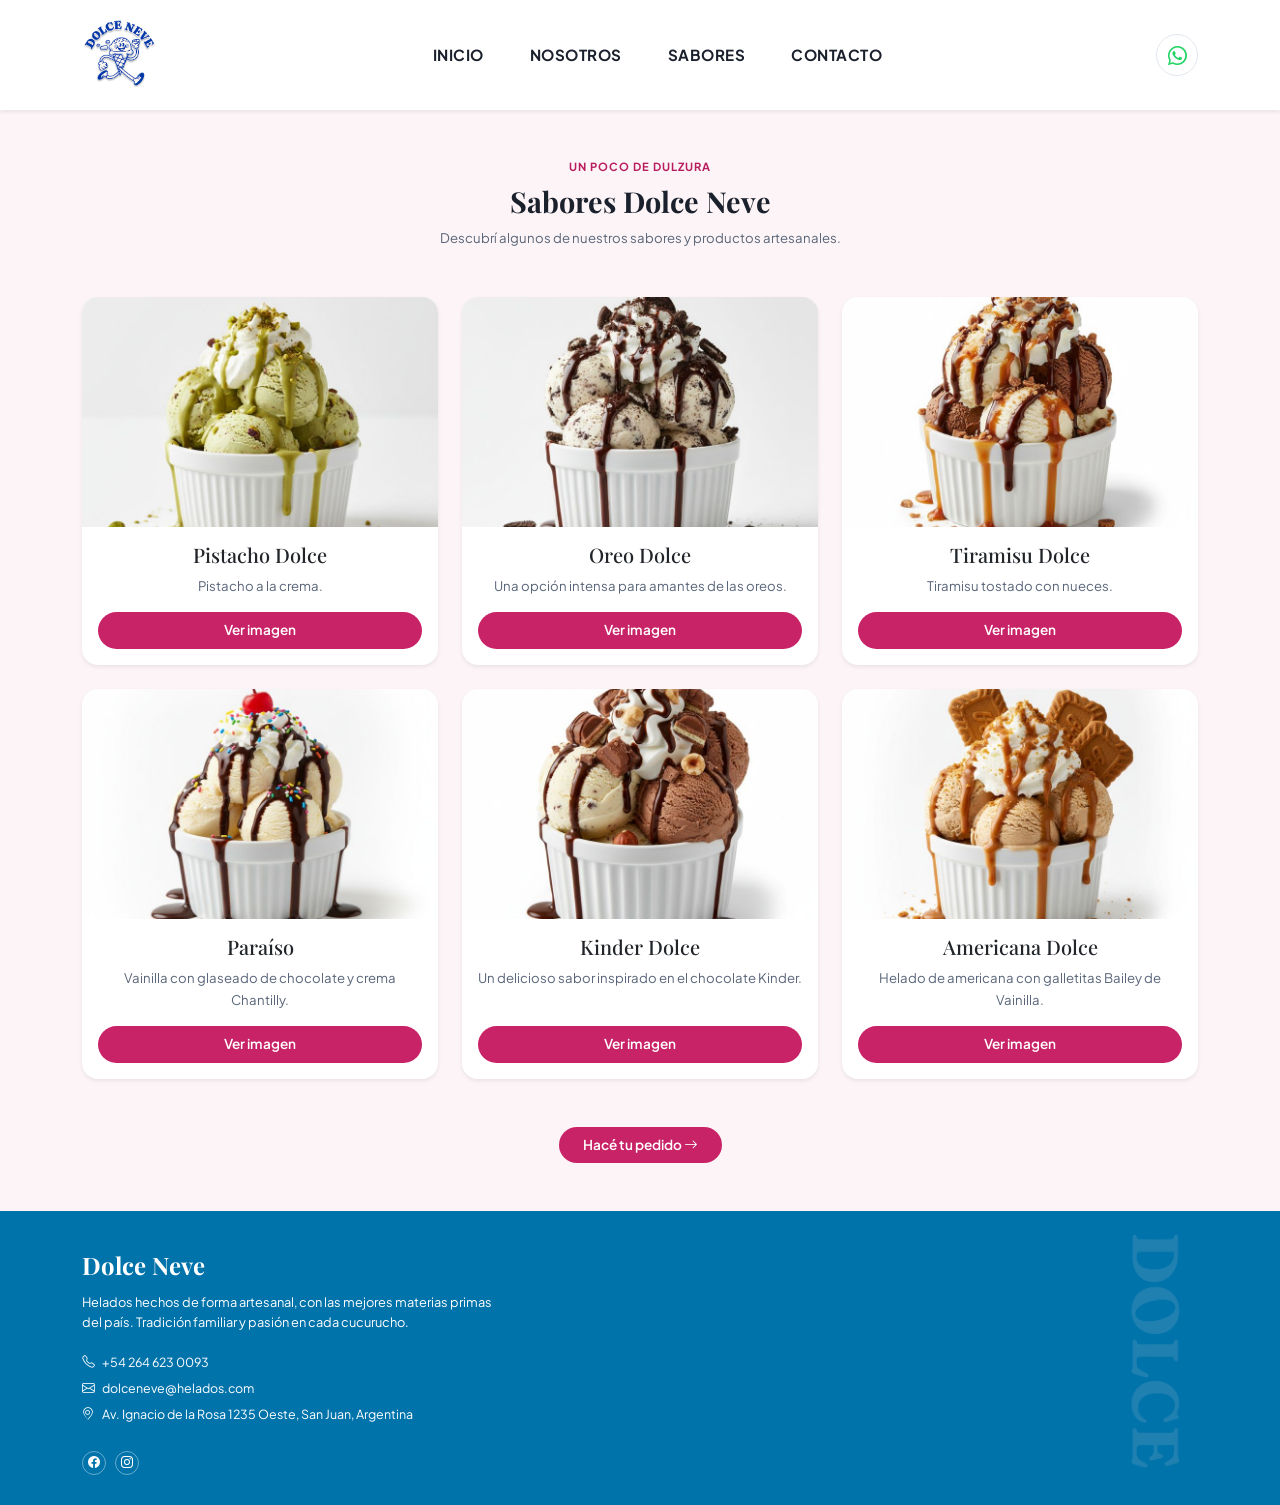
<file: sabores.html>
<!DOCTYPE html>
<html lang="es">
<head>
  <meta charset="UTF-8">
  <meta name="viewport" content="width=device-width, initial-scale=1.0">
  <title>Sabores - Dolce Neve</title>

  <link rel="icon" type="image/png" href="logox.png">
  <link href="https://cdn.jsdelivr.net/npm/bootstrap@5.3.2/dist/css/bootstrap.min.css" rel="stylesheet">
  <link rel="stylesheet" href="https://cdn.jsdelivr.net/npm/bootstrap-icons@1.11.1/font/bootstrap-icons.css">

  <link rel="preconnect" href="https://fonts.googleapis.com">
  <link rel="preconnect" href="https://fonts.gstatic.com" crossorigin>
  <link href="https://fonts.googleapis.com/css2?family=Playfair+Display:ital,wght@0,600;0,700;1,400&family=Plus+Jakarta+Sans:wght@400;500;600;700&display=swap" rel="stylesheet">

  <link rel="stylesheet" href="styles.css">
</head>

<body>

<header class="sticky-top bg-white shadow-sm">
  <div class="container">
    <nav class="navbar navbar-expand-lg navbar-light">
      <div class="container-fluid px-0">

        <a class="navbar-brand me-auto" href="index.html">
          <img src="logox.png" alt="Dolce Neve Logo">
        </a>

        <button class="navbar-toggler btn-menu-icon" type="button"
          data-bs-toggle="collapse" data-bs-target="#navbarNav"
          aria-controls="navbarNav" aria-expanded="false"
          aria-label="Abrir menú">
          <i class="bi bi-list"></i>
        </button>

        <div class="collapse navbar-collapse justify-content-center" id="navbarNav">
          <ul class="navbar-nav">
            <li class="nav-item">
              <a class="nav-link" href="index.html">INICIO</a>
            </li>
            <li class="nav-item">
              <a class="nav-link" href="nosotros.html">NOSOTROS</a>
            </li>
            <li class="nav-item">
              <a class="nav-link active" href="sabores.html">SABORES</a>
            </li>
            <li class="nav-item">
              <a class="nav-link" href="contacto.html">CONTACTO</a>
            </li>
          </ul>
        </div>

        <div class="d-none d-lg-flex align-items-center gap-2">
          <a href="https://wa.me/5492646230093"
             class="btn-whatsapp" title="WhatsApp" target="_blank">
            <i class="bi bi-whatsapp"></i>
          </a>
        </div>

      </div>
    </nav>
  </div>
</header>

<main>

  <section class="py-5 bg-pink-section">
    <div class="container">

      <div class="text-center mb-5">
        <span class="section-subtitle-tag">UN POCO DE DULZURA</span>
        <h1 class="section-title display-5">Sabores Dolce Neve</h1>
        <p class="section-desc">
          Descubrí algunos de nuestros sabores y productos artesanales.
        </p>
      </div>

      <div class="row g-4">

        
        <div class="col-md-4">
          <div class="card h-100 border-0 shadow-sm rounded-4 overflow-hidden">
            <img src="pistachox.jpg" class="card-img-top" alt="Pistacho Dolce">
            <div class="card-body text-center">
              <h2 class="h5">Pistacho Dolce</h2>
              <p class="section-desc">Pistacho a la crema.</p>
              <button class="btn btn-dn-pink" data-bs-toggle="modal" data-bs-target="#modalPistacho">
                Ver imagen
              </button>
            </div>
          </div>
        </div>

        
        <div class="col-md-4">
          <div class="card h-100 border-0 shadow-sm rounded-4 overflow-hidden">
            <img src="oreo.jpg" class="card-img-top" alt="Oreo Dolce">
            <div class="card-body text-center">
              <h2 class="h5">Oreo Dolce</h2>
              <p class="section-desc">Una opción intensa para amantes de las oreos.</p>
              <button class="btn btn-dn-pink" data-bs-toggle="modal" data-bs-target="#modalOreo">
                Ver imagen
              </button>
            </div>
          </div>
        </div>

        
        <div class="col-md-4">
          <div class="card h-100 border-0 shadow-sm rounded-4 overflow-hidden">
            <img src="tiramisu.jpg" class="card-img-top" alt="Tiramisu Dolce">
            <div class="card-body text-center">
              <h2 class="h5">Tiramisu Dolce</h2>
              <p class="section-desc">Tiramisu tostado con nueces.</p>
              <button class="btn btn-dn-pink" data-bs-toggle="modal" data-bs-target="#modalTiramisu">
                Ver imagen
              </button>
            </div>
          </div>
        </div>

        
        <div class="col-md-4">
          <div class="card h-100 border-0 shadow-sm rounded-4 overflow-hidden">
            <img src="paraiso.jpg" class="card-img-top" alt="Paraíso Dolce">
            <div class="card-body text-center">
              <h2 class="h5">Paraíso</h2>
              <p class="section-desc">Vainilla con glaseado de chocolate y crema Chantilly.</p>
              <button class="btn btn-dn-pink" data-bs-toggle="modal" data-bs-target="#modalParaiso">
                Ver imagen
              </button>
            </div>
          </div>
        </div>

       
        <div class="col-md-4">
          <div class="card h-100 border-0 shadow-sm rounded-4 overflow-hidden">
            <img src="kinder.jpg" class="card-img-top" alt="Kinder">
            <div class="card-body text-center">
              <h2 class="h5">Kinder Dolce</h2>
              <p class="section-desc">Un delicioso sabor inspirado en el chocolate Kinder.</p>
              <button class="btn btn-dn-pink" data-bs-toggle="modal" data-bs-target="#modalKinder">
                Ver imagen
              </button>
            </div>
          </div>
        </div>

        
        <div class="col-md-4">
          <div class="card h-100 border-0 shadow-sm rounded-4 overflow-hidden">
            <img src="americana.jpg" class="card-img-top" alt="Americana">
            <div class="card-body text-center">
              <h2 class="h5">Americana Dolce</h2>
              <p class="section-desc">Helado de americana con galletitas Bailey de Vainilla.</p>
              <button class="btn btn-dn-pink" data-bs-toggle="modal" data-bs-target="#modalAmericana">
                Ver imagen
              </button>
            </div>
          </div>
        </div>

      </div>

      <div class="text-center mt-5">
        <a href="contacto.html" class="btn btn-dn-pink">
          Hacé tu pedido
          <i class="bi bi-arrow-right"></i>
        </a>
      </div>

    </div>
  </section>

</main>



<div class="modal fade" id="modalPistacho" tabindex="-1" aria-hidden="true">
  <div class="modal-dialog modal-dialog-centered modal-lg">
    <div class="modal-content border-0 rounded-4 overflow-hidden">
      <div class="modal-header">
        <h5 class="modal-title">Pistacho Dolce</h5>
        <button type="button" class="btn-close" data-bs-dismiss="modal" aria-label="Cerrar"></button>
      </div>
      <div class="modal-body p-0">
        <img src="pistachox.jpg" class="img-fluid w-100" alt="Pistacho Dolce">
      </div>
    </div>
  </div>
</div>

<div class="modal fade" id="modalOreo" tabindex="-1" aria-hidden="true">
  <div class="modal-dialog modal-dialog-centered modal-lg">
    <div class="modal-content border-0 rounded-4 overflow-hidden">
      <div class="modal-header">
        <h5 class="modal-title">Oreo Dolce</h5>
        <button type="button" class="btn-close" data-bs-dismiss="modal" aria-label="Cerrar"></button>
      </div>
      <div class="modal-body p-0">
        <img src="oreo.jpg" class="img-fluid w-100" alt="Oreo Dolce">
      </div>
    </div>
  </div>
</div>

<div class="modal fade" id="modalTiramisu" tabindex="-1" aria-hidden="true">
  <div class="modal-dialog modal-dialog-centered modal-lg">
    <div class="modal-content border-0 rounded-4 overflow-hidden">
      <div class="modal-header">
        <h5 class="modal-title">Tiramisu Dolce</h5>
        <button type="button" class="btn-close" data-bs-dismiss="modal" aria-label="Cerrar"></button>
      </div>
      <div class="modal-body p-0">
        <img src="tiramisu.jpg" class="img-fluid w-100" alt="Tiramisu Dolce">
      </div>
    </div>
  </div>
</div>

<div class="modal fade" id="modalParaiso" tabindex="-1" aria-hidden="true">
  <div class="modal-dialog modal-dialog-centered modal-lg">
    <div class="modal-content border-0 rounded-4 overflow-hidden">
      <div class="modal-header">
        <h5 class="modal-title">Paraíso</h5>
        <button type="button" class="btn-close" data-bs-dismiss="modal" aria-label="Cerrar"></button>
      </div>
      <div class="modal-body p-0">
        <img src="paraiso.jpg" class="img-fluid w-100" alt="Paraíso">
      </div>
    </div>
  </div>
</div>

<div class="modal fade" id="modalKinder" tabindex="-1" aria-hidden="true">
  <div class="modal-dialog modal-dialog-centered modal-lg">
    <div class="modal-content border-0 rounded-4 overflow-hidden">
      <div class="modal-header">
        <h5 class="modal-title">Kinder</h5>
        <button type="button" class="btn-close" data-bs-dismiss="modal" aria-label="Cerrar"></button>
      </div>
      <div class="modal-body p-0">
        <img src="kinder.jpg" class="img-fluid w-100" alt="Kinder">
      </div>
    </div>
  </div>
</div>

<div class="modal fade" id="modalAmericana" tabindex="-1" aria-hidden="true">
  <div class="modal-dialog modal-dialog-centered modal-lg">
    <div class="modal-content border-0 rounded-4 overflow-hidden">
      <div class="modal-header">
        <h5 class="modal-title">Americana</h5>
        <button type="button" class="btn-close" data-bs-dismiss="modal" aria-label="Cerrar"></button>
      </div>
      <div class="modal-body p-0">
        <img src="americana.jpg" class="img-fluid w-100" alt="Americana">
      </div>
    </div>
  </div>
</div>



<footer class="footer-custom">
  <img src="dolcex.png" alt="Dolce Watermark" class="footer-watermark">

  <div class="container">
    <div class="row">
      <div class="col-lg-6">

        <h4 class="footer-title">Dolce Neve</h4>

        <p class="footer-text">
          Helados hechos de forma artesanal, con las mejores
          materias primas del país. Tradición familiar y
          pasión en cada cucurucho.
        </p>

        <div class="footer-info-item">
          <i class="bi bi-telephone"></i> +54 264 623 0093
        </div>

        <div class="footer-info-item">
          <i class="bi bi-envelope"></i> dolceneve@helados.com
        </div>

        <div class="footer-info-item">
          <i class="bi bi-geo-alt"></i>
          Av. Ignacio de la Rosa 1235 Oeste, San Juan, Argentina
        </div>

        <div class="mt-4">
          <a href="#" class="footer-social-icon">
            <i class="bi bi-facebook"></i>
          </a>
          <a href="#" class="footer-social-icon">
            <i class="bi bi-instagram"></i>
          </a>
        </div>

      </div>
    </div>
  </div>
</footer>

<script src="https://cdn.jsdelivr.net/npm/bootstrap@5.3.2/dist/js/bootstrap.bundle.min.js"></script>
<script src="script.js"></script>

</body>
</html>
</file>
<file: styles.css>
:root {
  --dn-pink: #e63980;
  --dn-pink-light: #fdf2f5;
  --dn-pink-bg: #fcf4f6;
  --dn-blue: #0077b6;
  --dn-dark-blue: #005f73;
  --dn-text-muted: #718096;
  --dn-badge-blue: #0096c7;
}

body {
  font-family: 'Plus Jakarta Sans', sans-serif;
  color: #2d3748;
  background-color: #ffffff;
  overflow-x: hidden;
}

h1, h2, h3, h4, .font-serif {
  font-family: 'Playfair Display', serif;
}


.navbar {
  padding: 15px 0;
  background-color: #ffffff;
}
.navbar-brand img {
  height: 70px;
  width: auto;
  object-fit: contain;
}
.nav-link {
  font-weight: 700;
  font-size: 0.95rem;
  letter-spacing: 0.5px;
  color: #1a202c !important;
  margin: 0 15px;
  text-transform: uppercase;
}
.btn-whatsapp {
  width: 42px;
  height: 42px;
  border-radius: 50%;
  border: 1px solid #e2e8f0;
  display: inline-flex;
  align-items: center;
  justify-content: center;
  color: #25D366;
  font-size: 1.2rem;
  text-decoration: none;
}
.btn-menu-icon {
  width: 42px;
  height: 42px;
  border-radius: 50%;
  border: 1px solid #e2e8f0;
  display: inline-flex;
  align-items: center;
  justify-content: center;
  color: #a0aec0;
  font-size: 1.2rem;
  text-decoration: none;
  background: transparent;
}

.hero-section {
  position: relative;
  background-color: #000;
}
.hero-slide {
  position: relative;
  min-height: 480px;
  background-size: cover;
  background-position: center;
}
.hero-overlay {
  position: absolute;
  inset: 0;
  background: linear-gradient(90deg, rgba(0,0,0,0.65) 0%, rgba(0,0,0,0.2) 60%, rgba(0,0,0,0) 100%);
}
.hero-content {
  position: relative;
  z-index: 2;
  max-width: 460px;
  padding: 60px 0;
}
.hero-badge {
  background-color: var(--dn-badge-blue);
  color: white;
  font-size: 0.65rem;
  font-weight: 700;
  padding: 4px 10px;
  border-radius: 4px;
  text-transform: uppercase;
  letter-spacing: 0.5px;
  display: inline-block;
  margin-bottom: 15px;
}
.hero-title {
  color: white;
  font-size: 2.75rem;
  font-weight: 700;
  line-height: 1.15;
  margin-bottom: 15px;
}
.hero-text {
  color: rgba(255, 255, 255, 0.85);
  font-size: 0.85rem;
  line-height: 1.5;
  margin-bottom: 25px;
}
.btn-dn-pink {
  background-color: var(--dn-pink);
  color: white;
  font-weight: 600;
  font-size: 0.85rem;
  padding: 8px 24px;
  border-radius: 50px;
  border: none;
  transition: all 0.2s ease;
  text-decoration: none;
  display: inline-block;
}
.btn-dn-pink:hover {
  background-color: #d0286e;
  color: white;
}


.section-subtitle-tag {
  color: var(--dn-pink);
  font-size: 0.7rem;
  font-weight: 700;
  text-transform: uppercase;
  letter-spacing: 1px;
  margin-bottom: 4px;
  display: block;
}
.section-title {
  font-size: 1.8rem;
  font-weight: 700;
  color: #1a202c;
  margin-bottom: 8px;
}
.section-desc {
  color: var(--dn-text-muted);
  font-size: 0.825rem;
  line-height: 1.5;
}


.bg-pink-section {
  background-color: var(--dn-pink-bg);
  padding: 50px 0;
}
.card-sabor {
  border: none;
  border-radius: 12px;
  overflow: hidden;
  box-shadow: 0 4px 15px rgba(0,0,0,0.03);
  background: #ffffff;
  height: 100%;
  display: flex;
  flex-direction: column;
}
.card-sabor-img-wrapper {
  height: 140px;
  overflow: hidden;
  position: relative;
}
.card-sabor-img-wrapper img {
  width: 100%;
  height: 100%;
  object-fit: cover;
}
.card-sabor-body {
  padding: 18px 20px;
  flex-grow: 1;
  display: flex;
  flex-direction: column;
}
.card-sabor-title {
  font-size: 1.15rem;
  font-weight: 700;
  margin-bottom: 6px;
}
.card-sabor-text {
  font-size: 0.78rem;
  color: #718096;
  line-height: 1.4;
  margin-bottom: 15px;
  flex-grow: 1;
}
.link-explorar {
  color: var(--dn-pink);
  font-size: 0.75rem;
  font-weight: 700;
  text-decoration: none;
  display: inline-flex;
  align-items: center;
  gap: 4px;
}
.link-explorar:hover {
  color: #b81d5f;
}


.filter-pills {
  display: flex;
  justify-content: center;
  gap: 10px;
  margin-top: 35px;
  flex-wrap: wrap;
}
.btn-pill-custom {
  border-radius: 50px;
  padding: 6px 18px;
  font-size: 0.75rem;
  font-weight: 600;
  border: 1px solid #e2e8f0;
  background: white;
  color: #4a5568;
}
.btn-pill-custom.active {
  background-color: var(--dn-pink);
  color: white;
  border-color: var(--dn-pink);
}


.history-section {
  padding: 60px 0;
}
.history-img-main {
  border-radius: 12px;
  width: 100%;
  height: 220px;
  object-fit: cover;
}
.history-img-thumb {
  border-radius: 10px;
  width: 100%;
  height: 105px;
  object-fit: cover;
}
.btn-outline-dn {
  border: 1px solid var(--dn-pink);
  color: var(--dn-pink);
  border-radius: 50px;
  padding: 6px 20px;
  font-size: 0.8rem;
  font-weight: 600;
  background: transparent;
  text-decoration: none;
  display: inline-block;
}


.promo-badge {
  background-color: var(--dn-badge-blue);
  color: white;
  font-size: 0.6rem;
  font-weight: 700;
  padding: 3px 8px;
  border-radius: 3px;
  text-transform: uppercase;
  display: inline-block;
  margin-bottom: 12px;
}
.card-promo {
  border: none;
  border-radius: 12px;
  background: white;
  padding: 15px;
  box-shadow: 0 4px 12px rgba(0,0,0,0.03);
  height: 100%;
}
.card-promo-img {
  height: 110px;
  object-fit: contain;
  width: 100%;
  margin-bottom: 12px;
}
.promo-val {
  font-size: 1.25rem;
  font-weight: 800;
  color: var(--dn-pink);
  margin-bottom: 4px;
}
.promo-desc {
  font-size: 0.72rem;
  color: #718096;
  margin: 0;
}

.btn-circle-nav {
  width: 26px;
  height: 26px;
  border-radius: 50%;
  background-color: var(--dn-pink);
  color: white;
  border: none;
  display: inline-flex;
  align-items: center;
  justify-content: center;
  font-size: 0.7rem;
}


.delivery-section {
  padding: 40px 0;
  text-align: center;
}
.delivery-badge {
  color: var(--dn-pink);
  font-size: 0.75rem;
  font-weight: 700;
  text-transform: uppercase;
}
.delivery-logo-item {
  display: inline-flex;
  align-items: center;
  gap: 6px;
  font-weight: 700;
  font-size: 0.85rem;
}
.dot-rappi { width: 10px; height: 10px; background-color: #ff441f; border-radius: 50%; display: inline-block; }
.dot-pedidos { width: 10px; height: 10px; background-color: #ea044e; border-radius: 50%; display: inline-block; }
.dot-glovo { width: 10px; height: 10px; background-color: #ffc244; border-radius: 50%; display: inline-block; }

.community-banner {
  position: relative;
  background-size: cover;
  background-position: center;
  padding: 70px 0;
  color: white;
  text-align: center;
}
.community-overlay {
  position: absolute;
  inset: 0;
  background: rgba(0, 0, 0, 0.55);
}
.community-content {
  position: relative;
  z-index: 2;
}


.footer-custom {
  background-color: #0073ab;
  color: white;
  padding: 40px 0 30px 0;
  position: relative;
  overflow: hidden;
}
.footer-watermark {
  position: absolute;
  right: -25%;
  top: 50%;
  transform: translateY(-50%) rotate(-360deg);
  opacity: 0.15;
  height: 500px;
  pointer-events: none;
}
.footer-title {
  font-size: 1.5rem;
  font-weight: 700;
  margin-bottom: 12px;
}
.footer-text {
  font-size: 0.8rem;
  opacity: 0.85;
  max-width: 420px;
  line-height: 1.5;
  margin-bottom: 20px;
}
.footer-info-item {
  font-size: 0.78rem;
  opacity: 0.85;
  margin-bottom: 6px;
  display: flex;
  align-items: center;
  gap: 8px;
}
.footer-social-icon {
  width: 24px;
  height: 24px;
  border-radius: 50%;
  border: 1px solid rgba(255,255,255,0.4);
  display: inline-flex;
  align-items: center;
  justify-content: center;
  color: white;
  font-size: 0.75rem;
  text-decoration: none;
  margin-right: 6px;
}

.text-dn-pink {
  color: var(--dn-pink) !important;
}

.accordion-button:not(.collapsed) {
  color: var(--dn-pink);
  background-color: var(--dn-light-pink);
  box-shadow: none;
}

.accordion-button:focus {
  box-shadow: none;
  border-color: rgba(230, 57, 128, 0.25);
}

.list-group-item {
  border-bottom: 1px dashed #eee !important;
  font-weight: 500;
  color: #444;
}


img,
iframe,
video {
  max-width: 100%;
}

img {
  height: auto;
}


* {
  box-sizing: border-box;
}

html,
body {
  width: 100%;
  max-width: 100%;
  overflow-x: hidden;
}


@media (max-width: 991.98px) {

  .navbar {
    padding: 10px 0;
  }

  .navbar-brand img {
    height: 60px;
  }

  .navbar-collapse {
    width: 100%;
    padding-top: 12px;
  }

  .navbar-nav {
    width: 100%;
    text-align: center;
  }

  .nav-link {
    margin: 5px 0;
    padding: 8px;
  }

  .hero-slide {
    min-height: 420px;
  }

  .hero-content {
    max-width: 90%;
    padding: 45px 0;
  }

  .footer-watermark {
    height: 350px;
    right: -20%;
  }
}


@media (max-width: 767.98px) {

  
  .navbar {
    padding: 8px 0;
  }

  .navbar-brand img {
    height: 52px;
    max-width: 180px;
  }

  .btn-menu-icon {
    flex-shrink: 0;
  }

  .navbar-collapse {
    text-align: center;
  }

  .navbar-nav {
    padding: 10px 0;
  }

  .nav-link {
    font-size: 0.85rem;
    margin: 3px 0;
  }

  .hero-slide {
    min-height: 430px;
    background-position: center;
  }

  .hero-overlay {
    background: rgba(0, 0, 0, 0.58);
  }

  .hero-content {
    max-width: 100%;
    padding: 45px 12px;
  }

  .hero-title {
    font-size: 2rem;
    line-height: 1.2;
  }

  .hero-text {
    font-size: 0.85rem;
  }

  .hero-badge {
    font-size: 0.6rem;
  }

  
  .section-title {
    font-size: 1.55rem;
    line-height: 1.25;
  }

  .section-title.display-5,
  h1.display-5 {
    font-size: 1.9rem;
  }

  .section-desc {
    font-size: 0.85rem;
  }

  
  .bg-pink-section {
    padding: 35px 0;
  }

  .history-section {
    padding: 40px 0;
  }

  .delivery-section {
    padding: 35px 0;
  }

  .community-banner {
    padding: 45px 0;
  }

  
  .card-sabor-img-wrapper {
    height: 190px;
  }

  .card-sabor-body {
    padding: 16px;
  }

  .card-promo {
    padding: 18px;
  }

  .card-promo-img {
    height: 130px;
  }

  
  .history-img-main {
    height: 200px;
  }

  .history-img-thumb {
    height: 96px;
  }

  
  .filter-pills {
    gap: 8px;
    margin-top: 25px;
  }

  .btn-pill-custom {
    font-size: 0.7rem;
    padding: 7px 13px;
  }

  .promo-desc {
    font-size: 0.8rem;
  }

  .community-content {
    padding-left: 12px;
    padding-right: 12px;
  }

  .community-content h2 {
    font-size: 1.65rem;
  }

  .community-content .d-flex {
    flex-wrap: wrap;
  }


  .footer-custom {
    padding: 35px 0 25px;
  }

  .footer-title {
    font-size: 1.4rem;
  }

  .footer-text {
    font-size: 0.8rem;
  }

  .footer-info-item {
    font-size: 0.75rem;
    align-items: flex-start;
    overflow-wrap: anywhere;
  }

  .footer-watermark {
    height: 230px;
    right: -35%;
    opacity: 0.10;
  }

  
  .card {
    max-width: 100%;
  }

  .form-control {
    width: 100%;
    font-size: 16px;
  }

  .card.p-4 {
    padding: 20px !important;
  }

  
  .modal-dialog {
    margin: 12px;
  }

  .modal-body {
    padding: 12px;
  }

  .modal-body img {
    width: 100%;
    height: auto;
  }

  
  .ratio {
    max-width: 100%;
  }

}


@media (max-width: 400px) {

  .navbar-brand img {
    height: 45px;
  }

  .hero-title {
    font-size: 1.75rem;
  }

  .hero-slide {
    min-height: 400px;
  }

  .section-title {
    font-size: 1.4rem;
  }

  .btn-dn-pink {
    padding: 8px 17px;
    font-size: 0.8rem;
  }

  .history-img-main {
    height: 170px;
  }

  .history-img-thumb {
    height: 80px;
  }

  .footer-watermark {
    right: -45%;
  }

}




:root {
  --dn-text-muted: #596579;
  --dn-badge-blue: #006f91;
}


.accordion-button:not(.collapsed) {
  color: #b81d5f;
  background-color: var(--dn-pink-light);
  box-shadow: none;
}


.section-desc,
.card-sabor-text,
.promo-desc {
  color: #596579;
}


.section-subtitle-tag,
.link-explorar {
  color: #b81d5f;
}

.link-explorar:hover {
  color: #921849;
}


.btn-dn-pink {
  background-color: #c92368;
  color: #ffffff;
}

.btn-dn-pink:hover {
  background-color: #a91d54;
  color: #ffffff;
}

.btn-outline-dn {
  color: #b81d5f;
  border-color: #b81d5f;
}


.card-img-top {
  width: 100%;
  height: 230px;
  object-fit: cover;
  object-position: center;
}


.card.h-100 {
  display: flex;
  flex-direction: column;
}

.card.h-100 .card-body {
  display: flex;
  flex-direction: column;
  flex-grow: 1;
}

.card.h-100 .card-body p {
  flex-grow: 1;
}


img,
iframe {
  max-width: 100%;
}



section {
  scroll-margin-top: 90px;
}

.container {
  width: 100%;
}

.row > * {
  min-width: 0;
}


.section-subtitle-tag {
  margin-bottom: 8px;
}

.section-title {
  line-height: 1.25;
  overflow-wrap: break-word;
}

.section-desc {
  line-height: 1.65;
}



.form-label {
  color: #2d3748;
  margin-bottom: 7px;
}

.form-control {
  border: 1px solid #cbd5e0;
  border-radius: 8px;
  padding: 11px 13px;
  color: #2d3748;
}

.form-control:focus {
  border-color: #c92368;
  box-shadow: 0 0 0 0.2rem rgba(230, 57, 128, 0.15);
}

textarea.form-control {
  min-height: 120px;
  resize: vertical;
}



.footer-text,
.footer-info-item {
  opacity: 1;
  line-height: 1.6;
}

.footer-info-item {
  overflow-wrap: anywhere;
}

.footer-social-icon:hover {
  background-color: #ffffff;
  color: #0073ab;
  transition: 0.2s ease;
}


@media (max-width: 991.98px) {

  .nav-link {
    margin: 5px 0;
  }

  .hero-content {
    max-width: 100%;
  }

  .footer-watermark {
    right: -25%;
    height: 300px;
  }

}


@media (max-width: 767.98px) {

  
  .bg-pink-section {
    padding: 35px 0;
  }

  .history-section {
    padding: 40px 0;
  }

  .delivery-section {
    padding: 30px 0;
  }

  .hero-slide {
    min-height: 400px;
    background-position: center;
  }

  .hero-content {
    padding: 40px 10px;
  }

  .hero-title {
    font-size: 2rem;
  }

 
  .section-title {
    font-size: 1.55rem;
  }

  
  .card-sabor-img-wrapper {
    height: 180px;
  }

  .card-img-top {
    height: 210px;
  }

  .card-sabor-body {
    padding: 16px;
  }

  
  .history-img-main {
    height: 190px;
  }

  .history-img-thumb {
    height: 90px;
  }

  .filter-pills {
    gap: 8px;
  }

  .btn-pill-custom {
    padding: 7px 12px;
  }

  .card-promo {
    padding: 18px;
  }

 
  #sabores .d-flex.justify-content-between {
    align-items: flex-start !important;
    gap: 15px;
    flex-wrap: wrap;
  }

  
  .community-banner {
    padding: 45px 0;
  }

  .community-content .d-flex {
    flex-wrap: wrap;
  }

  
  .card.p-4 {
    padding: 20px !important;
  }

  .form-control {
    font-size: 16px;
  }

  /* Galería */
  .modal-dialog {
    margin: 12px;
  }

 
  .footer-custom {
    padding: 35px 0 25px;
  }

  .footer-watermark {
    height: 220px;
    right: -35%;
  }

}


@media (max-width: 400px) {

  .navbar-brand img {
    height: 45px;
  }

  .hero-title {
    font-size: 1.75rem;
  }

  .section-title {
    font-size: 1.4rem;
  }

  .card-img-top {
    height: 190px;
  }

  .history-img-main {
    height: 165px;
  }

  .history-img-thumb {
    height: 78px;
  }

  .footer-watermark {
    right: -45%;
  }

}
/* Estilo del botón después de enviar el formulario */
.btn-enviado {
    background-color: #bdbdbd !important;
    border-color: #bdbdbd !important;
    color: #ffffff !important;
    cursor: default;
    opacity: 1;
}
</file>
